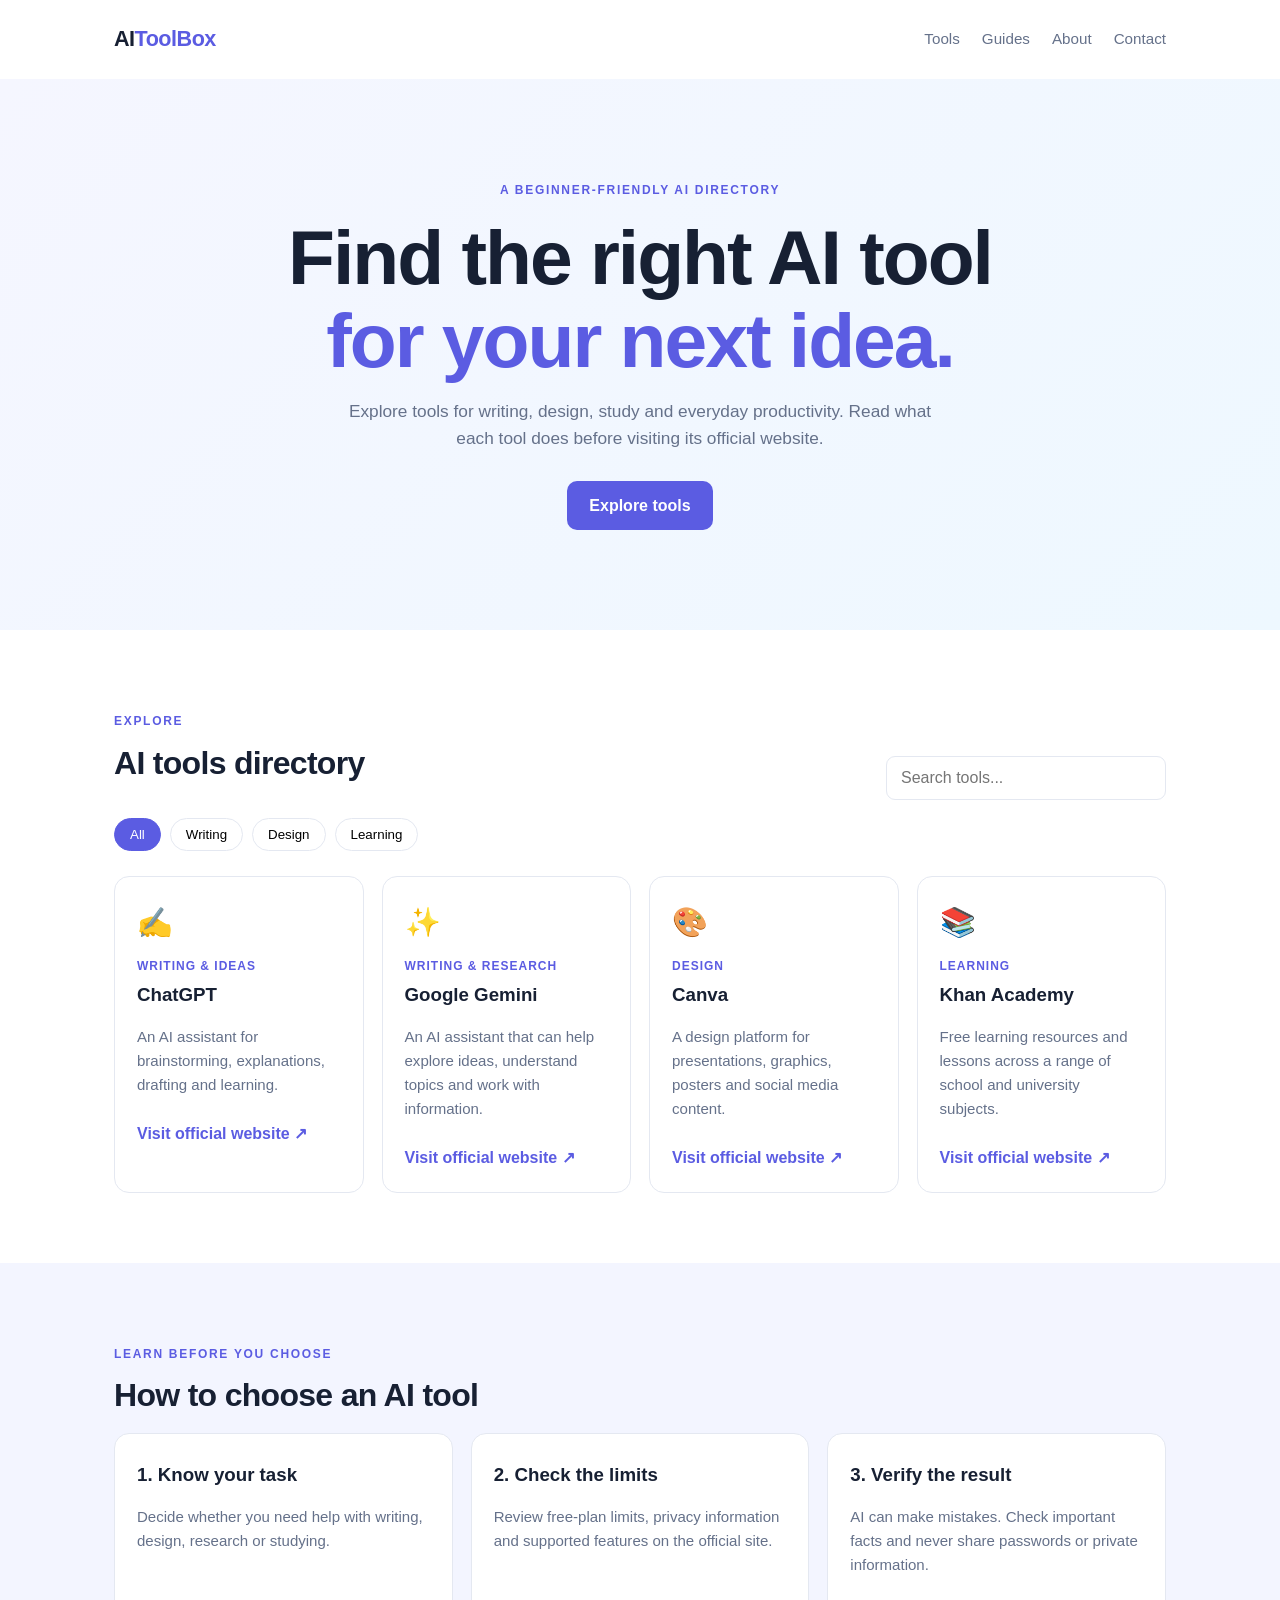
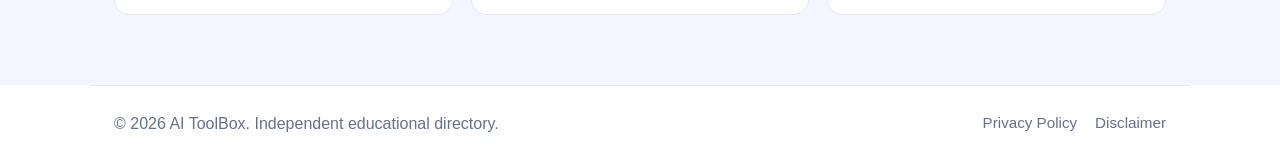
<file: index.html>
<!doctype html>
<html lang="en">
<head>
    <meta name="google-site-verification" content="fmcDUhOtGcsvzvxoXgZeKiY8SjhX9s2j7cEm17BVVLA" />
    <meta charset="UTF-8">
    <title>AI ToolBox</title>
  <meta charset="utf-8">
  <meta name="viewport" content="width=device-width, initial-scale=1">
  <meta name="description" content="A simple guide to useful AI tools for writing, design, learning and productivity.">
  <title>AI ToolBox — Discover useful AI tools</title>
  <link rel="stylesheet" href="style.css">
</head>
<body>
  <header class="site-header">
    <a class="brand" href="index.html">AI<span>ToolBox</span></a>
    <nav aria-label="Main navigation">
      <a href="#tools">Tools</a>
      <a href="#guides">Guides</a>
      <a href="about.html">About</a>
      <a href="contact.html">Contact</a>
    </nav>
  </header>

  <main>
    <section class="hero">
      <p class="eyebrow">A beginner-friendly AI directory</p>
      <h1>Find the right AI tool<br><span>for your next idea.</span></h1>
      <p class="hero-copy">Explore tools for writing, design, study and everyday productivity. Read what each tool does before visiting its official website.</p>
      <a class="primary-button" href="#tools">Explore tools</a>
    </section>

    <section class="content-section" id="tools">
      <div class="section-heading">
        <div>
          <p class="eyebrow">Explore</p>
          <h2>AI tools directory</h2>
        </div>
        <input id="searchInput" type="search" placeholder="Search tools..." aria-label="Search tools">
      </div>
      <div class="filters" aria-label="Filter tools">
        <button class="filter-button active" data-category="all">All</button>
        <button class="filter-button" data-category="writing">Writing</button>
        <button class="filter-button" data-category="design">Design</button>
        <button class="filter-button" data-category="learning">Learning</button>
      </div>
      <div class="tool-grid" id="toolGrid">
        <article class="tool-card" data-category="writing" data-search="chatgpt writing brainstorming explanations">
          <div class="tool-icon">✍️</div><p class="tag">Writing & ideas</p>
          <h3>ChatGPT</h3>
          <p>An AI assistant for brainstorming, explanations, drafting and learning.</p>
          <a href="https://chatgpt.com/" target="_blank" rel="noopener noreferrer">Visit official website ↗</a>
        </article>
        <article class="tool-card" data-category="writing" data-search="gemini research writing google assistant">
          <div class="tool-icon">✨</div><p class="tag">Writing & research</p>
          <h3>Google Gemini</h3>
          <p>An AI assistant that can help explore ideas, understand topics and work with information.</p>
          <a href="https://gemini.google.com/" target="_blank" rel="noopener noreferrer">Visit official website ↗</a>
        </article>
        <article class="tool-card" data-category="design" data-search="canva design presentations graphics">
          <div class="tool-icon">🎨</div><p class="tag">Design</p>
          <h3>Canva</h3>
          <p>A design platform for presentations, graphics, posters and social media content.</p>
          <a href="https://www.canva.com/" target="_blank" rel="noopener noreferrer">Visit official website ↗</a>
        </article>
        <article class="tool-card" data-category="learning" data-search="khan academy learning education">
          <div class="tool-icon">📚</div><p class="tag">Learning</p>
          <h3>Khan Academy</h3>
          <p>Free learning resources and lessons across a range of school and university subjects.</p>
          <a href="https://www.khanacademy.org/" target="_blank" rel="noopener noreferrer">Visit official website ↗</a>
        </article>
      </div>
      <p id="emptyMessage" class="empty-message" hidden>No matching tools found. Try another search.</p>
    </section>

    <section class="content-section guide-section" id="guides">
      <p class="eyebrow">Learn before you choose</p>
      <h2>How to choose an AI tool</h2>
      <div class="guide-grid">
        <article><h3>1. Know your task</h3><p>Decide whether you need help with writing, design, research or studying.</p></article>
        <article><h3>2. Check the limits</h3><p>Review free-plan limits, privacy information and supported features on the official site.</p></article>
        <article><h3>3. Verify the result</h3><p>AI can make mistakes. Check important facts and never share passwords or private information.</p></article>
      </div>
    </section>
  </main>

  <footer>
    <p>© 2026 AI ToolBox. Independent educational directory.</p>
    <div><a href="privacy.html">Privacy Policy</a><a href="disclaimer.html">Disclaimer</a></div>
  </footer>
  <script src="script.js"></script>
</body>
</html>
</file>
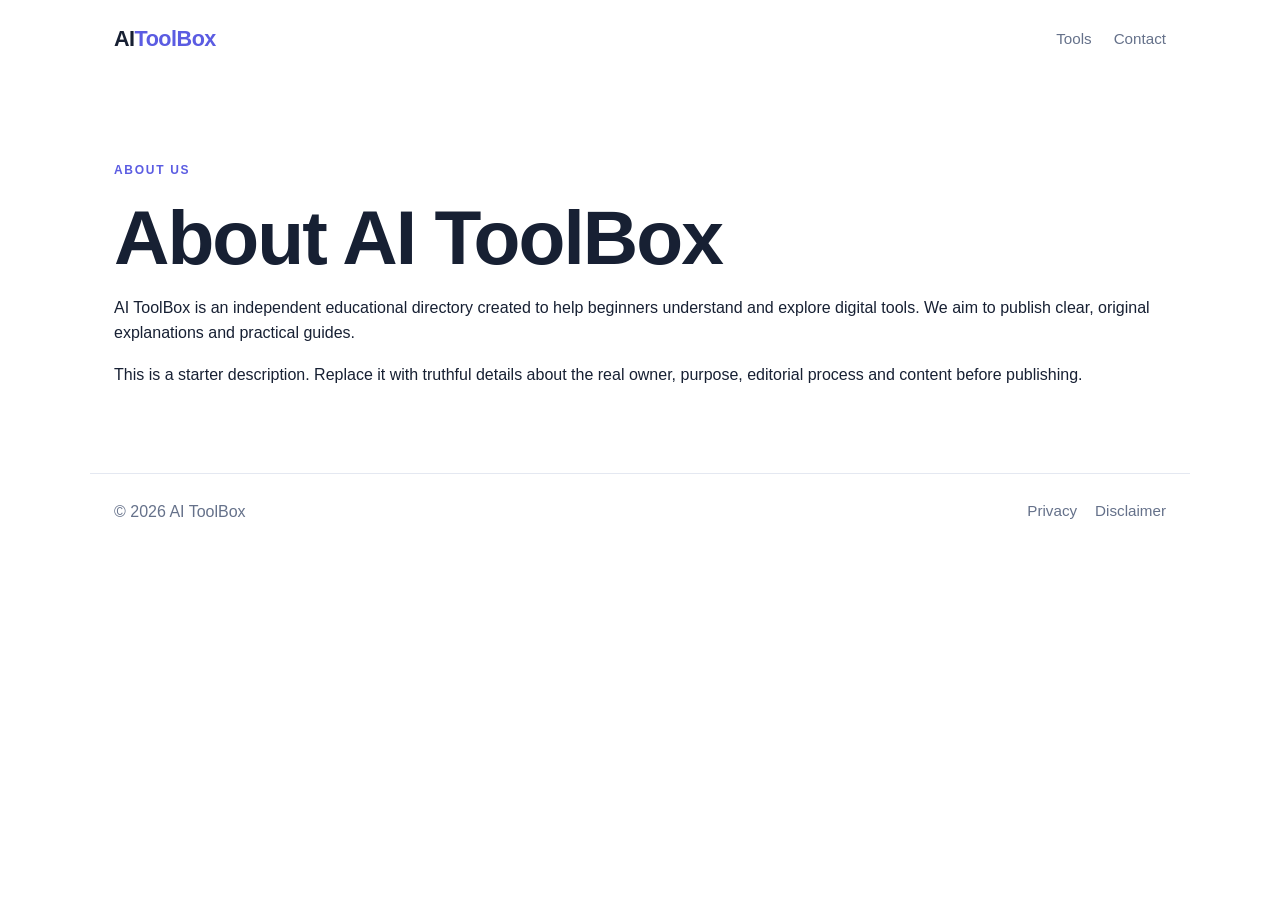
<file: about.html>
<!doctype html><html lang="en"><head><meta charset="utf-8"><meta name="viewport" content="width=device-width, initial-scale=1"><title>About — AI ToolBox</title><link rel="stylesheet" href="style.css"></head><body><header class="site-header"><a class="brand" href="index.html">AI<span>ToolBox</span></a><nav><a href="index.html#tools">Tools</a><a href="contact.html">Contact</a></nav></header><main class="content-section"><p class="eyebrow">About us</p><h1>About AI ToolBox</h1><p>AI ToolBox is an independent educational directory created to help beginners understand and explore digital tools. We aim to publish clear, original explanations and practical guides.</p><p>This is a starter description. Replace it with truthful details about the real owner, purpose, editorial process and content before publishing.</p></main><footer><p>© 2026 AI ToolBox</p><div><a href="privacy.html">Privacy</a><a href="disclaimer.html">Disclaimer</a></div></footer></body></html>
</file>
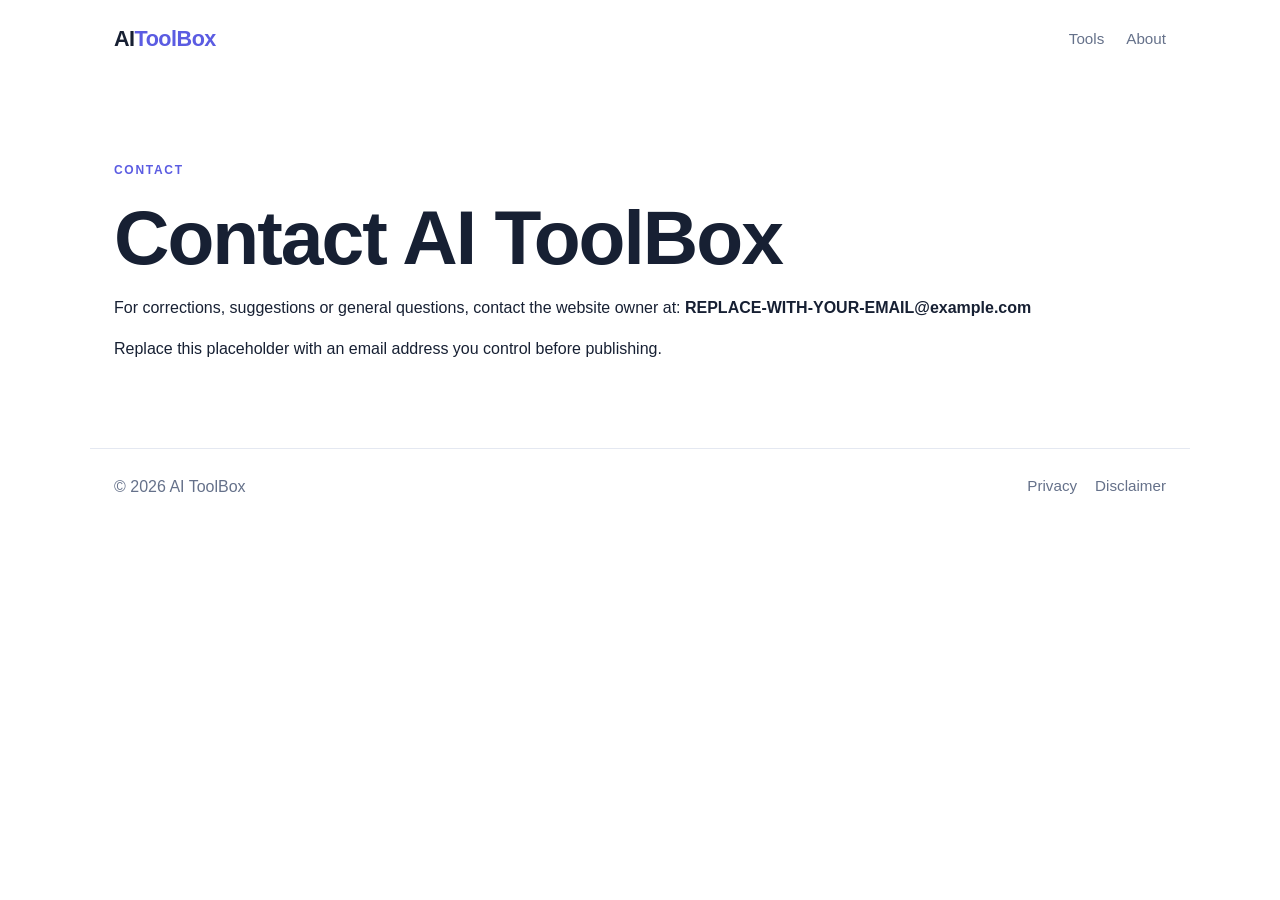
<file: contact.html>
<!doctype html><html lang="en"><head><meta charset="utf-8"><meta name="viewport" content="width=device-width, initial-scale=1"><title>Contact — AI ToolBox</title><link rel="stylesheet" href="style.css"></head><body><header class="site-header"><a class="brand" href="index.html">AI<span>ToolBox</span></a><nav><a href="index.html#tools">Tools</a><a href="about.html">About</a></nav></header><main class="content-section"><p class="eyebrow">Contact</p><h1>Contact AI ToolBox</h1><p>For corrections, suggestions or general questions, contact the website owner at: <strong>REPLACE-WITH-YOUR-EMAIL@example.com</strong></p><p>Replace this placeholder with an email address you control before publishing.</p></main><footer><p>© 2026 AI ToolBox</p><div><a href="privacy.html">Privacy</a><a href="disclaimer.html">Disclaimer</a></div></footer></body></html>
</file>
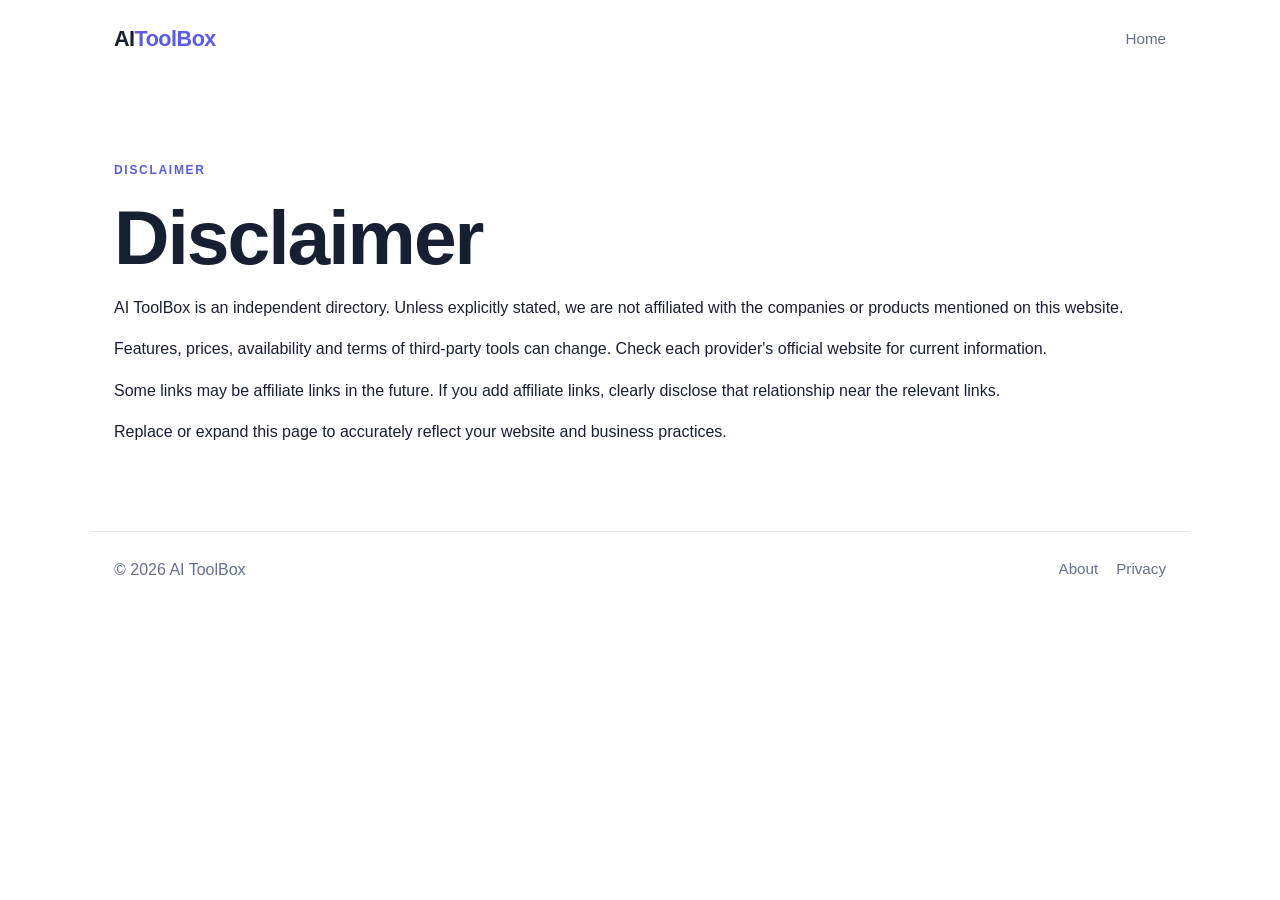
<file: disclaimer.html>
<!doctype html><html lang="en"><head><meta charset="utf-8"><meta name="viewport" content="width=device-width, initial-scale=1"><title>Disclaimer — AI ToolBox</title><link rel="stylesheet" href="style.css"></head><body><header class="site-header"><a class="brand" href="index.html">AI<span>ToolBox</span></a><nav><a href="index.html">Home</a></nav></header><main class="content-section"><p class="eyebrow">Disclaimer</p><h1>Disclaimer</h1><p>AI ToolBox is an independent directory. Unless explicitly stated, we are not affiliated with the companies or products mentioned on this website.</p><p>Features, prices, availability and terms of third-party tools can change. Check each provider's official website for current information.</p><p>Some links may be affiliate links in the future. If you add affiliate links, clearly disclose that relationship near the relevant links.</p><p>Replace or expand this page to accurately reflect your website and business practices.</p></main><footer><p>© 2026 AI ToolBox</p><div><a href="about.html">About</a><a href="privacy.html">Privacy</a></div></footer></body></html>
</file>
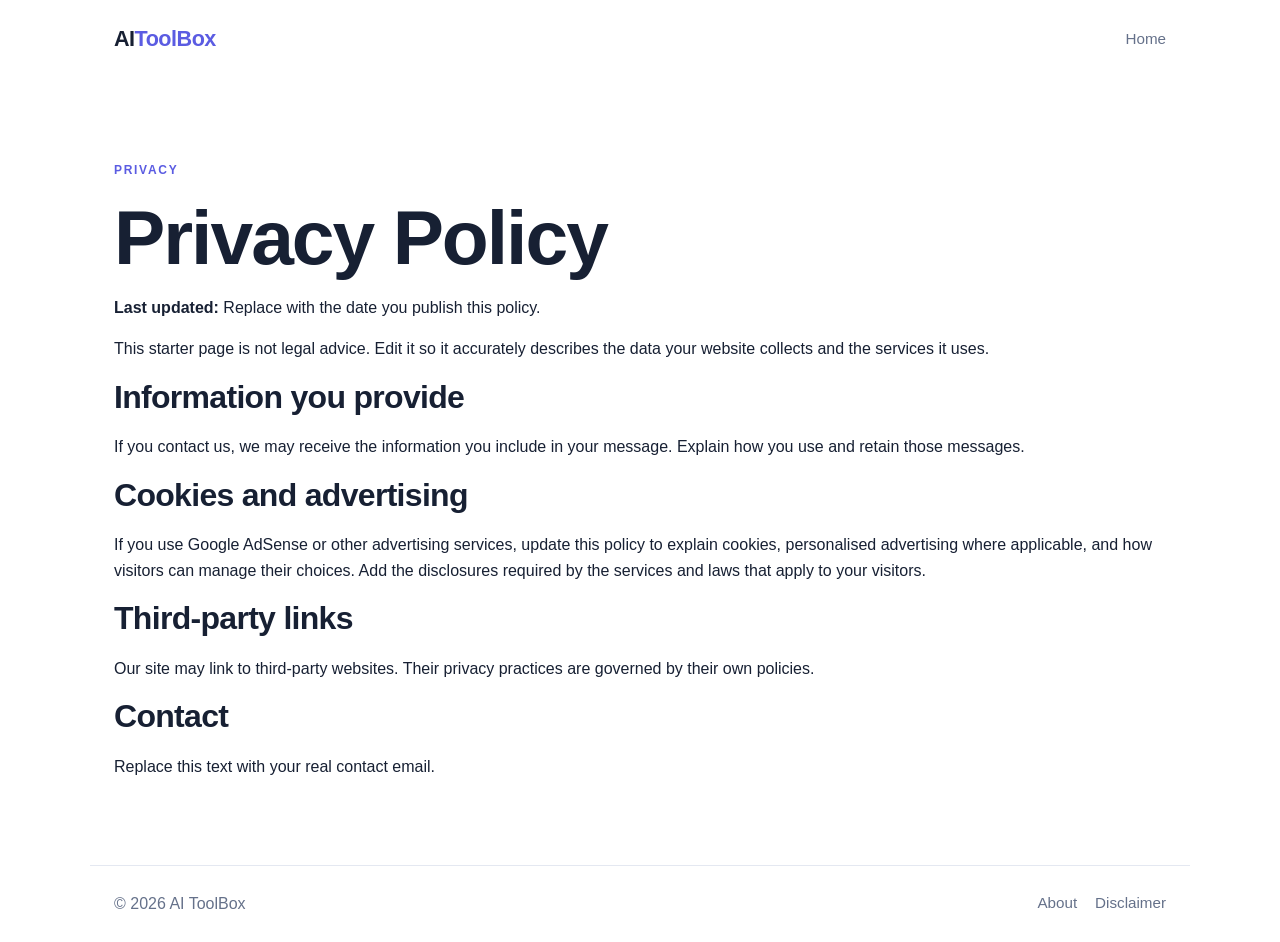
<file: privacy.html>
<!doctype html><html lang="en"><head><meta charset="utf-8"><meta name="viewport" content="width=device-width, initial-scale=1"><title>Privacy Policy — AI ToolBox</title><link rel="stylesheet" href="style.css"></head><body><header class="site-header"><a class="brand" href="index.html">AI<span>ToolBox</span></a><nav><a href="index.html">Home</a></nav></header><main class="content-section"><p class="eyebrow">Privacy</p><h1>Privacy Policy</h1><p><strong>Last updated:</strong> Replace with the date you publish this policy.</p><p>This starter page is not legal advice. Edit it so it accurately describes the data your website collects and the services it uses.</p><h2>Information you provide</h2><p>If you contact us, we may receive the information you include in your message. Explain how you use and retain those messages.</p><h2>Cookies and advertising</h2><p>If you use Google AdSense or other advertising services, update this policy to explain cookies, personalised advertising where applicable, and how visitors can manage their choices. Add the disclosures required by the services and laws that apply to your visitors.</p><h2>Third-party links</h2><p>Our site may link to third-party websites. Their privacy practices are governed by their own policies.</p><h2>Contact</h2><p>Replace this text with your real contact email.</p></main><footer><p>© 2026 AI ToolBox</p><div><a href="about.html">About</a><a href="disclaimer.html">Disclaimer</a></div></footer></body></html>
</file>
<file: style.css>
:root{--ink:#172033;--muted:#65718a;--brand:#5b5ce2;--soft:#f3f5ff;--line:#e4e8f1}
*{box-sizing:border-box}
html{scroll-behavior:smooth}
body{margin:0;font-family:Arial,Helvetica,sans-serif;color:var(--ink);background:#fff;line-height:1.6}
a{color:inherit}
.site-header{max-width:1100px;margin:auto;padding:22px 24px;display:flex;justify-content:space-between;align-items:center;gap:20px}
.brand{text-decoration:none;font-size:1.35rem;font-weight:800;letter-spacing:-.5px}
.brand span{color:var(--brand)}
nav{display:flex;gap:22px;flex-wrap:wrap}
nav a,footer a{color:var(--muted);text-decoration:none;font-size:.95rem}
nav a:hover,footer a:hover{color:var(--brand)}
.hero{padding:90px 24px 100px;text-align:center;background:linear-gradient(135deg,#f5f6ff,#eef8ff)}
.eyebrow{text-transform:uppercase;letter-spacing:1.7px;font-size:.75rem;font-weight:700;color:var(--brand)}
h1{font-size:clamp(2.5rem,7vw,4.8rem);line-height:1.08;letter-spacing:-2px;margin:16px 0}
h1 span{color:var(--brand)}
.hero-copy{max-width:620px;margin:0 auto 28px;color:var(--muted);font-size:1.08rem}
.primary-button{display:inline-block;background:var(--brand);color:white;padding:12px 22px;border-radius:10px;text-decoration:none;font-weight:700}
.content-section{max-width:1100px;margin:auto;padding:70px 24px}
.section-heading{display:flex;align-items:end;justify-content:space-between;gap:20px;flex-wrap:wrap}
h2{font-size:2rem;line-height:1.2;margin:5px 0 18px;letter-spacing:-.7px}
#searchInput{width:min(100%,280px);padding:12px 14px;border:1px solid var(--line);border-radius:9px;font-size:1rem}
.filters{display:flex;gap:9px;flex-wrap:wrap;margin:18px 0 25px}
.filter-button{border:1px solid var(--line);background:white;padding:8px 15px;border-radius:30px;cursor:pointer}
.filter-button.active,.filter-button:hover{background:var(--brand);color:white;border-color:var(--brand)}
.tool-grid{display:grid;grid-template-columns:repeat(auto-fit,minmax(220px,1fr));gap:18px}
.tool-card,.guide-grid article{border:1px solid var(--line);border-radius:15px;padding:22px;background:white}
.tool-card{transition:transform .2s,box-shadow .2s}
.tool-card:hover{transform:translateY(-3px);box-shadow:0 12px 30px #17203312}
.tool-icon{font-size:1.8rem}
.tag{font-size:.75rem;color:var(--brand);font-weight:700;text-transform:uppercase;letter-spacing:1px;margin-bottom:4px}
.tool-card h3,.guide-grid h3{margin:4px 0 8px}
.tool-card p:not(.tag),.guide-grid p{color:var(--muted);font-size:.94rem}
.tool-card a{display:inline-block;color:var(--brand);font-weight:700;text-decoration:none;margin-top:8px}
.empty-message{color:var(--muted)}
.guide-section{background:var(--soft);max-width:none;padding-left:max(24px,calc((100% - 1052px)/2));padding-right:max(24px,calc((100% - 1052px)/2))}
.guide-grid{display:grid;grid-template-columns:repeat(auto-fit,minmax(220px,1fr));gap:18px}
footer{border-top:1px solid var(--line);padding:25px 24px;display:flex;justify-content:space-between;gap:15px;flex-wrap:wrap;color:var(--muted);max-width:1100px;margin:auto}
footer p{margin:0}footer div{display:flex;gap:18px}
@media(max-width:600px){.site-header{align-items:flex-start;flex-direction:column}.hero{padding:65px 20px 75px}.content-section{padding:52px 20px}h2{font-size:1.7rem}}
</file>
